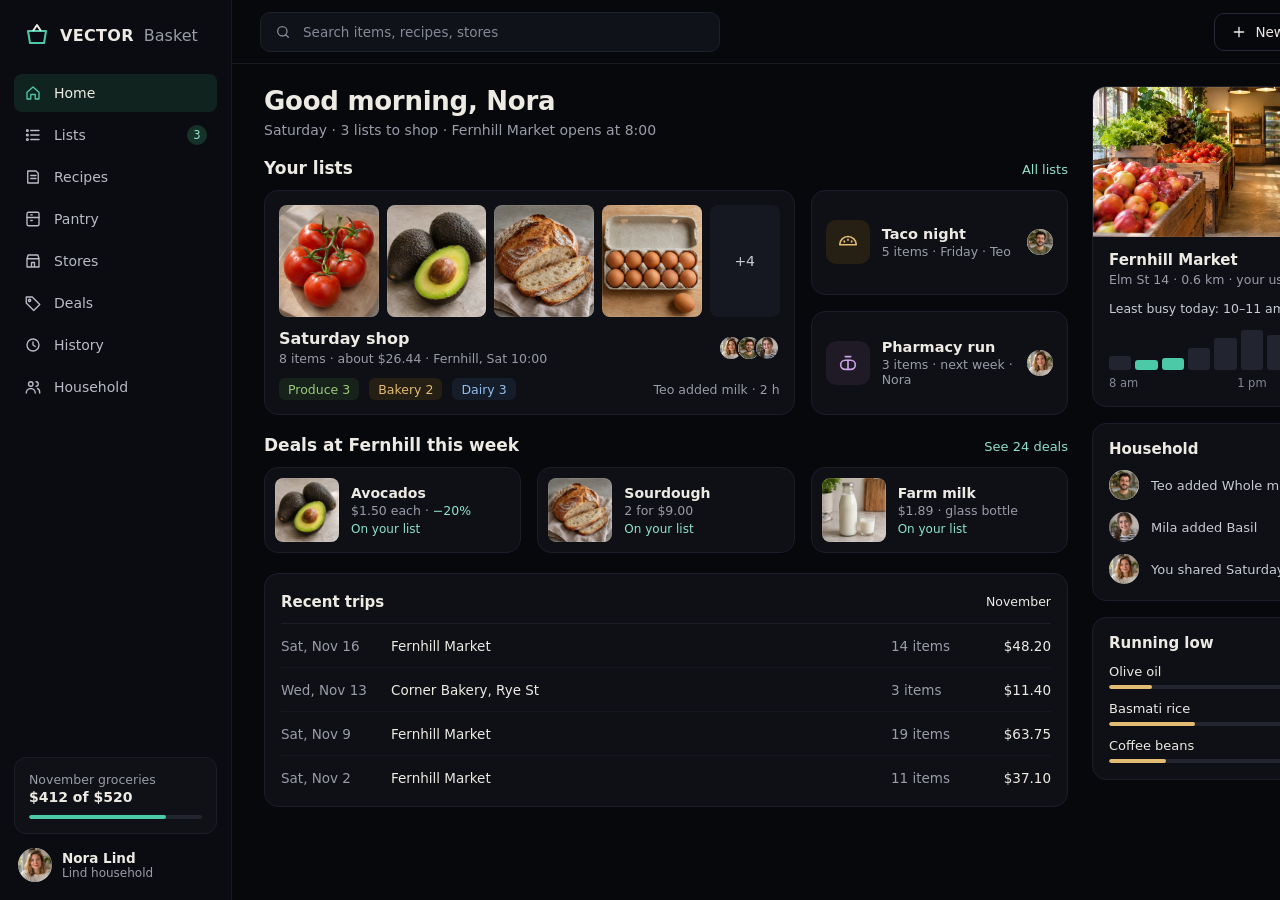
<file: index.html>
<!doctype html>
<html lang="en">
<head>
  <meta charset="utf-8">
  <meta name="viewport" content="width=device-width,initial-scale=1">
  <title>Aisle List — veraetogrex_portfolio</title>
  <link rel="stylesheet" href="style.css">
  <style>body{margin:0;min-height:100vh;display:grid;place-items:center;background:#07080c;overflow:auto}</style>
</head>
<body>
  <!-- Aisle List · the whole VECTOR Basket screen · zero dependencies · github.com/veraetogrex-portfolio -->
  <section class="ab" aria-label="VECTOR Basket" data-assets="assets/"></section>
  <script src="script.js"></script>
</body>
</html>
</file>
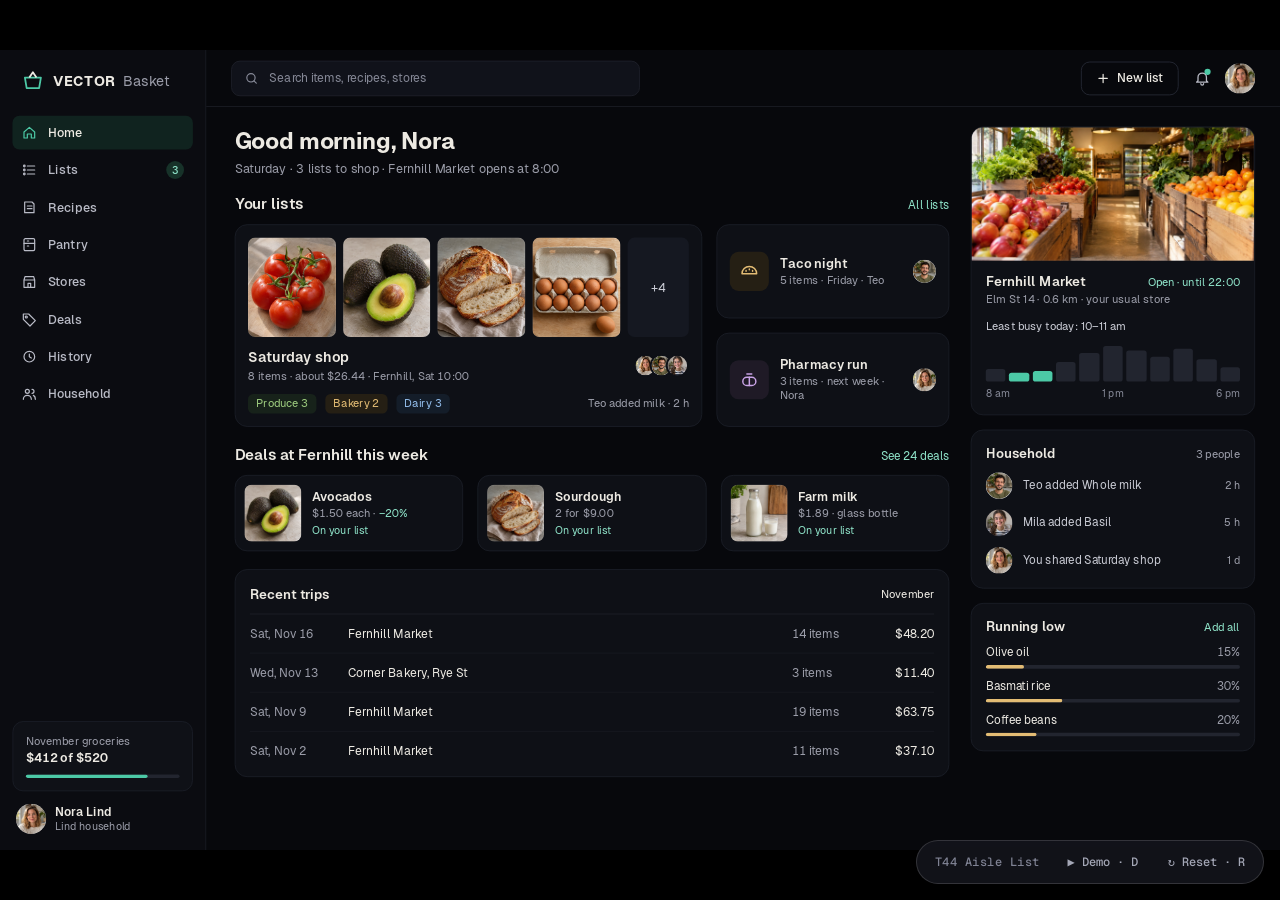
<file: mockup/aisle-list.html>
<!doctype html>
<html lang="en">
<head>
<meta charset="utf-8">
<meta name="viewport" content="width=device-width,initial-scale=1">
<title>T44 Aisle List — the shopping list sorts itself by aisle</title>
<link rel="stylesheet" href="_shared/nocturne.css">
<link rel="stylesheet" href="../style.css">
<style>
  /* the whole app screen from ../, in Nocturne type; no grid on the app screen */
  #stage{background:#07080C}
  #stage .ab{position:absolute;left:0;top:0;--font:var(--f-text)}
  body.autoplay #stage :focus-visible{outline:none}
  body.autoplay #li-cursor{transition:none}   /* visible from frame one */
  #li-cursor svg{transform:scale(1.5);transform-origin:4px 3px}   /* the hand stays readable in a phone-sized reel */
  #li-cursor.down svg{transform:scale(1.3)}
</style>
</head>
<body>
<div id="stage" data-title="T44 Aisle List" data-url="veraetogrex-portfolio.github.io/aisle-list">
  <section class="ab" aria-label="VECTOR Basket" data-assets="../assets/"></section>
</div>
<script src="_shared/stage.js"></script>
<script src="../script.js"></script>
<script>
const app = document.querySelector('.ab').aisleApp;
const at = sel => { const r = Stage.rect(document.querySelector(sel)); return [r.cx, r.cy]; };
const REST = [930, 760];
// one act: home → "Saturday shop" in the order it was added → "By aisle": the rows leave one by one for their aisle
Stage.init({
  reset: () => app.reset(),
  cursorStart: REST,
  async demo(s) {
    const t0 = performance.now();
    await s.until(t0, 750);                           // the whole home screen at rest first
    const [cx, cy] = at('[data-open]');
    await s.move([cx - 40, cy + 40], 450);            // onto the card title, the hand stays off the photos
    await s.until(t0, 1300);
    await s.click(null, { hold: 110 });               // → the list, 8 items in the order they were added
    await s.until(t0, 2200);
    const [ax, ay] = at('[data-mode="aisle"]');
    await s.move([ax + 18, ay + 6], 500);             // onto "By aisle", right half: the label stays readable
    await s.until(t0, 2850);
    await s.click(null, { hold: 120 });               // By aisle: three aisle headers, then the rows fly one by one (about 2.8 s)
    await s.move([1080, 870], 650);                   // off the list, below every close-up: the hand never covers the counter or the plan
    await s.until(t0, 9700);                          // 8 of 8 at 5.7 s: close-up of the counter, then of the store plan, then the whole screen
  },
});
</script>
</body>
</html>
</file>
<file: style.css>
/* VECTOR Basket · aisle list — zero dependencies. The whole 1440×900 app screen. */
.ab{
  --ab-bg:#07080C; --ab-side:#0B0C11; --ab-panel:#0E1016; --ab-well:#10121A; --ab-tile:#0F1117;
  --ab-line:#191B23; --ab-line-2:#1E2029; --ab-line-3:#262935; --ab-card-line:#1B1E27;
  --ab-text:#EDEAE3; --ab-text-2:#C9CBD4; --ab-muted:#9A9CA8; --ab-dim:#858896; --ab-faint:#858896;
  --ab-mint:#4CC9A6; --ab-mint-soft:#8FE3C9; --ab-mint-nav:#10231F; --ab-on-mint:#06140F;
  --ab-produce:#9CCB7E; --ab-produce-bg:#17221A; --ab-bakery:#E3BC74; --ab-bakery-bg:#251F14; --ab-dairy:#93BDEB; --ab-dairy-bg:#141D29;
  --ab-ease:cubic-bezier(.65,0,.35,1); --ab-out:cubic-bezier(.16,1,.3,1);
  position:relative; width:1440px; height:900px; overflow:hidden; display:flex;
  background:var(--ab-bg); color:var(--ab-text); font-family:var(--font, Geist, system-ui, sans-serif);
  font-size:14px; line-height:normal; -webkit-font-smoothing:antialiased;
}
.ab :where(*, *::before, *::after){box-sizing:border-box}
.ab :where(h1, h2, p){margin:0; padding:0}
.ab :where(button){font:inherit; color:inherit; cursor:pointer; background:none; border:0; padding:0}
.ab :where(a){color:inherit; text-decoration:none}
.ab :where(img){display:block; max-width:none}
.ab :where(button, a, input):focus-visible{outline:2px solid var(--ab-mint); outline-offset:2px}
.ab .ab-sr{position:absolute; width:1px; height:1px; overflow:hidden; clip:rect(0 0 0 0); white-space:nowrap}
.ab .ab-num{font-variant-numeric:tabular-nums}
.ab .ab-ph{object-fit:cover; background:#1A1C24; outline:1px solid rgba(255,255,255,.08); outline-offset:-1px}
.ab .ab-av{border-radius:50%; object-fit:cover; background:#22252F; flex:none; width:34px; height:34px}
.ab .ab-card{background:var(--ab-panel); border:1px solid var(--ab-card-line); border-radius:14px}
.ab .ab-muted{color:var(--ab-muted)}
.ab .ab-mint{color:var(--ab-mint-soft)}

/* sidebar */
.ab .ab-side{width:232px; flex:none; background:var(--ab-side); border-right:1px solid var(--ab-line); display:flex; flex-direction:column; gap:4px; padding:22px 14px 18px}
.ab .ab-logo{display:flex; align-items:center; gap:10px; padding:0 10px 22px; font-size:16px}
.ab .ab-logo b{font-weight:700; letter-spacing:.02em}
.ab .ab-logo span{color:var(--ab-muted)}
.ab .ab-nav{display:flex; align-items:center; gap:12px; height:38px; padding:0 10px; border-radius:8px; color:#B9BBC6; font-weight:500; transition:background-color .2s, color .2s}
.ab .ab-nav:hover{color:var(--ab-text)}
.ab .ab-nav.is-on{background:var(--ab-mint-nav); color:var(--ab-text)}
.ab .ab-nav.is-on svg{color:var(--ab-mint)}
.ab .ab-count{margin-left:auto; min-width:20px; height:20px; border-radius:10px; background:#173229; color:var(--ab-mint-soft); font-size:11.5px; display:grid; place-items:center}
.ab .ab-side-foot{margin-top:auto; display:flex; flex-direction:column; gap:14px}
.ab .ab-budget{padding:14px; border-radius:12px; background:var(--ab-tile); border:1px solid var(--ab-card-line)}
.ab .ab-bar{height:4px; border-radius:2px; background:#22252F; margin-top:10px; display:flex; overflow:hidden}
.ab .ab-bar span{background:var(--ab-mint); border-radius:2px}
.ab .ab-me{display:flex; align-items:center; gap:10px; padding:0 4px}

/* top bar */
.ab .ab-col{flex:1; min-width:0; display:flex; flex-direction:column}
.ab .ab-top{height:64px; flex:none; display:flex; align-items:center; gap:14px; padding:0 28px; border-bottom:1px solid var(--ab-line)}
.ab .ab-search{flex:1; max-width:460px; height:40px; border-radius:10px; background:var(--ab-well); border:1px solid var(--ab-line-2); display:flex; align-items:center; gap:10px; padding:0 14px; color:var(--ab-dim); font-size:13.5px}
.ab .ab-search input{flex:1; border:0; background:transparent; color:var(--ab-text); font:inherit; outline:none}
.ab .ab-search input::placeholder{color:var(--ab-dim)}
.ab .ab-top-r{margin-left:auto; display:flex; align-items:center; gap:8px}
.ab .ab-ghost{height:38px; padding:0 16px; border-radius:10px; border:1px solid var(--ab-line-3); font-size:13.5px; font-weight:500; display:flex; align-items:center; gap:8px}
.ab .ab-ib{width:36px; height:36px; border-radius:50%; color:#B9BBC6; display:inline-grid; place-items:center; position:relative}
.ab .ab-ib i{position:absolute; top:7px; right:8px; width:7px; height:7px; border-radius:50%; background:var(--ab-mint)}

/* views */
.ab .ab-views{flex:1; min-height:0; position:relative}
.ab .ab-view{position:absolute; inset:0; display:flex; gap:24px; opacity:0; visibility:hidden; transition:opacity .28s var(--ab-out), visibility 0s .28s}
.ab .ab-view.is-on{opacity:1; visibility:visible; transition:opacity .28s var(--ab-out)}
.ab.is-instant .ab-view{transition:none}
.ab .ab-aside{width:320px; flex:none; display:flex; flex-direction:column; gap:16px}
.ab .ab-box{padding:16px; display:flex; flex-direction:column; gap:12px}
.ab .ab-sec-h{display:flex; align-items:baseline; justify-content:space-between}
.ab .ab-sec-h h2{font-size:17px; font-weight:600}
.ab .ab-box h2, .ab .ab-store h2{font-size:15px; font-weight:600}
.ab .ab-link{font-size:13px; color:var(--ab-mint-soft)}
.ab .ab-person{display:flex; gap:12px; align-items:center}
.ab .ab-person .ab-av{width:30px; height:30px}
.ab .ab-person div{flex:1; font-size:13px; color:var(--ab-text-2)}
.ab .ab-person span{font-size:12px; color:var(--ab-muted)}
.ab .ab-person span.ab-mint{color:var(--ab-mint-soft)}
.ab .ab-store{overflow:hidden}
.ab .ab-store > img{width:100%; height:150px}
.ab .ab-store > div{padding:14px 16px 16px}
.ab .ab-small{font-size:12.5px; color:var(--ab-muted); margin-top:3px}

/* home */
.ab .ab-home{padding:22px 28px 18px 32px}
.ab .ab-home-main{flex:1; min-width:0; display:flex; flex-direction:column; gap:20px}
.ab .ab-h1{font-size:26px; font-weight:700; letter-spacing:-.01em}
.ab .ab-sub{font-size:14px; color:var(--ab-muted); margin-top:6px}
.ab .ab-sec-h.m{margin-bottom:12px}
.ab .ab-lists{display:flex; gap:16px}
.ab .ab-list-card{flex:1.45; padding:14px; display:flex; flex-direction:column; gap:12px; transition:border-color .2s}
.ab .ab-list-card:hover{border-color:#2A3A35}
.ab .ab-shots{display:flex; gap:8px}
.ab .ab-shots img{flex:1; height:112px; border-radius:8px; min-width:0}
.ab .ab-shots span{flex:.7; height:112px; border-radius:8px; background:#151821; display:grid; place-items:center; font-size:14px; color:var(--ab-text-2)}
.ab .ab-faces{display:flex}
.ab .ab-faces .ab-av{width:26px; height:26px; border:2px solid var(--ab-panel)}
.ab .ab-faces .ab-av + .ab-av{margin-left:-8px}
.ab .ab-chips{display:flex; align-items:center; gap:10px; font-size:12.5px; color:var(--ab-muted)}
.ab .ab-chip{height:22px; padding:0 9px; border-radius:6px; display:inline-flex; align-items:center}
.ab .ab-mini{padding:14px; display:flex; gap:12px; align-items:center; flex:1}
.ab .ab-mini > span:first-child{width:44px; height:44px; border-radius:10px; display:grid; place-items:center; flex:none}
.ab .ab-mini .ab-av{width:26px; height:26px}
.ab .ab-t{display:block; font-size:14.5px; font-weight:600}
.ab .ab-m{display:block; font-size:12.5px; color:var(--ab-muted); margin-top:2px}
.ab .ab-deals{display:flex; gap:16px}
.ab .ab-deal{flex:1; padding:10px; display:flex; gap:12px; align-items:center}
.ab .ab-deal img{width:64px; height:64px; border-radius:8px}
.ab .ab-deal .ab-t{font-size:14px}
.ab .ab-deal em{display:block; font-style:normal; font-size:12px; color:var(--ab-mint-soft); margin-top:4px}
.ab .ab-trips{padding:6px 16px}
.ab .ab-trip{display:flex; align-items:center; height:44px; border-bottom:1px solid #16181F; font-size:13.5px}
.ab .ab-trip:first-child{border-color:var(--ab-card-line)}
.ab .ab-trip:last-child{border:0}
.ab .ab-trip h2{font-size:15px; font-weight:600; flex:1}
.ab .ab-trip span:nth-child(1){width:110px; color:var(--ab-muted)}
.ab .ab-trip span:nth-child(2){flex:1}
.ab .ab-trip span:nth-child(3){width:90px; color:var(--ab-muted)}
.ab .ab-trip span:nth-child(4){width:70px; text-align:right}
.ab .ab-busy{display:flex; gap:4px; align-items:flex-end; height:46px; margin-top:8px}
.ab .ab-busy span{flex:1; border-radius:3px; background:#22252F}
.ab .ab-busy span.on{background:var(--ab-mint)}
.ab .ab-low-row{display:flex; justify-content:space-between; font-size:13px}
.ab .ab-low .ab-bar{margin-top:6px}
.ab .ab-low .ab-bar span{background:var(--ab-bakery)}

/* list */
.ab .ab-list{padding:18px 28px 18px 32px}
.ab .ab-list .ab-store > img{height:118px}
.ab .ab-list-main{flex:1; min-width:0; display:flex; flex-direction:column}
.ab .ab-crumbs{font-size:13px; color:var(--ab-muted)}
.ab .ab-crumbs b{font-weight:400; color:var(--ab-text-2)}
.ab .ab-crumbs i{font-style:normal; margin:0 6px}
.ab .ab-head{display:flex; align-items:flex-end; justify-content:space-between; margin-top:8px}
.ab .ab-shared{display:flex; align-items:center; gap:10px; margin-top:6px; font-size:13.5px; color:var(--ab-muted)}
.ab .ab-shared .ab-faces .ab-av{width:22px; height:22px; border-color:var(--ab-bg)}
.ab .ab-shared .ab-faces .ab-av + .ab-av{margin-left:-7px}
.ab .ab-pr{height:36px; padding:0 14px; border-radius:9px; border:1px solid #2A2D39; font-size:13.5px; font-weight:600; display:inline-flex; align-items:center; gap:8px}
.ab .ab-pr.go{background:var(--ab-mint); border-color:var(--ab-mint); color:var(--ab-on-mint)}
.ab .ab-sheet{margin-top:16px; padding:12px 12px 10px; flex:1; min-height:0; display:flex; flex-direction:column; overflow:hidden}
.ab .ab-sheet-h{display:flex; align-items:center; justify-content:space-between; padding:2px 4px 12px 8px; border-bottom:1px solid var(--ab-card-line)}
.ab .ab-status{display:flex; align-items:center; gap:10px; font-size:14px; height:34px}
.ab .ab-status b{font-weight:600}
.ab .ab-tick{width:0; height:22px; border-radius:50%; background:var(--ab-mint); display:grid; place-items:center; overflow:hidden; margin-right:-10px; transform:scale(.4); opacity:0; transition:width .3s var(--ab-out), margin .3s var(--ab-out), transform .35s var(--ab-out), opacity .2s}
.ab[data-done="true"] .ab-tick{width:22px; margin-right:0; transform:none; opacity:1}
.ab .ab-segs{display:flex; gap:2px; padding:3px; border-radius:10px; background:#0A0B10; border:1px solid var(--ab-line-2)}
.ab .ab-seg{height:34px; padding:0 14px; border-radius:8px; font-size:13.5px; font-weight:600; display:inline-flex; align-items:center; gap:8px; color:var(--ab-text-2); transition:background-color .22s, color .22s}
.ab .ab-seg[aria-pressed="true"]{background:#1C1F29; color:var(--ab-text)}
.ab .ab-seg[data-mode="aisle"][aria-pressed="true"]{background:var(--ab-mint); color:var(--ab-on-mint)}
.ab .ab-seg[data-mode="added"][aria-pressed="false"]{color:var(--ab-muted)}
.ab .ab-rows{position:relative; height:400px; margin-top:8px; flex:none; transition:height .36s var(--ab-ease)}
.ab[data-mode="aisle"] .ab-rows{height:524px}
.ab .ab-gh{position:absolute; left:0; right:0; top:0; height:36px; display:flex; align-items:center; gap:10px; padding:0 16px; font-size:13.5px; opacity:0}
.ab .ab-gh i{width:10px; height:10px; border-radius:3px}
.ab .ab-gh b{font-weight:600}
.ab .ab-gh hr{flex:1; height:1px; border:0; background:var(--ab-line-2); margin:0 4px}
.ab .ab-row{position:absolute; left:0; right:0; top:0; height:50px; display:flex; align-items:center; gap:14px; padding:0 16px; border-radius:10px; z-index:1; transition:background-color .16s, box-shadow .16s}
.ab .ab-row.is-lift{background:#171A22; box-shadow:0 0 0 1px rgba(255,255,255,.10), 0 12px 28px rgba(0,0,0,.6); z-index:3}
.ab .ab-chk{width:20px; height:20px; border-radius:50%; border:1.6px solid #62667A; flex:none}   /* 3.35:1 on the card, 3.07:1 on a lifted row */
.ab .ab-row > img, .ab .ab-glyph{width:38px; height:38px; border-radius:8px; flex:none}
.ab .ab-glyph{display:grid; place-items:center}
.ab .ab-row .ab-name{flex:1; min-width:0}
.ab .ab-row .ab-name b{display:block; font-size:14.5px; font-weight:600}
.ab .ab-row .ab-name small{display:block; font-size:12.5px; color:var(--ab-muted); margin-top:1px}
.ab .ab-tag{height:22px; padding:0 9px; border-radius:6px; font-size:12px; font-weight:500; display:inline-flex; align-items:center; gap:6px; flex:none}
.ab .ab-tag i{width:6px; height:6px; border-radius:2px; background:currentColor}
.ab .ab-price{width:56px; text-align:right; font-size:13.5px; color:var(--ab-text-2)}
.ab .ab-row .ab-av{width:24px; height:24px}
.ab .ab-addline{margin-top:8px; height:44px; display:flex; align-items:center; gap:12px; padding:0 16px; border-radius:10px; border:1px dashed var(--ab-line-3); color:var(--ab-dim); font-size:13.5px; flex:none}
.ab .ab-often{margin-top:30px; padding:0 8px; flex:none; font-size:13px; color:var(--ab-muted)}
.ab .ab-often div{display:flex; gap:8px; margin-top:10px}
.ab .ab-often .ab-pr{height:32px; font-weight:500; font-size:13px; color:var(--ab-text)}
.ab .ab-plan{display:flex; gap:6px; margin-top:14px; align-items:flex-end}
.ab .ab-aisle{flex:1; display:flex; flex-direction:column; align-items:center; gap:6px}
.ab .ab-aisle b{width:100%; height:54px; border-radius:5px; background:#151821; border:1px solid var(--ab-line-2); display:grid; place-items:center; font-size:12px; font-weight:700; color:var(--ab-on-mint); transition:background-color .25s, border-color .25s}
.ab .ab-aisle span{font-size:11.5px; color:var(--ab-faint); transition:color .25s}
.ab .ab-aisle.is-hit span{color:var(--ab-text)}
.ab .ab-route{display:flex; justify-content:space-between; margin-top:12px; font-size:12.5px; color:var(--ab-muted)}
.ab .ab-sum{padding:16px; display:flex; flex-direction:column; gap:10px}
.ab .ab-sum div{display:flex; justify-content:space-between; font-size:13.5px}
.ab .ab-recipe{padding:10px; display:flex; gap:12px; align-items:center}
.ab .ab-recipe img{width:64px; height:64px; border-radius:8px}
.ab .ab-recipe > span{flex:1}
.ab .ab-recipe .ab-t{font-size:14px}
.ab .ab-recipe em{display:block; font-style:normal; font-size:12px; color:var(--ab-mint-soft); margin-top:4px}
</file>
<file: mockup/_shared/nocturne.css>
/* Nocturne — shared base styles for the mockups */
@font-face{font-family:"Chakra Petch";font-weight:500;font-display:swap;src:url(fonts/chakra-petch-latin-500-normal.woff2) format("woff2")}
@font-face{font-family:"Chakra Petch";font-weight:600;font-display:swap;src:url(fonts/chakra-petch-latin-600-normal.woff2) format("woff2")}
@font-face{font-family:"Chakra Petch";font-weight:700;font-display:swap;src:url(fonts/chakra-petch-latin-700-normal.woff2) format("woff2")}
@font-face{font-family:"Geist";font-weight:400;font-display:swap;src:url(fonts/geist-sans-latin-400-normal.woff2) format("woff2")}
@font-face{font-family:"Geist";font-weight:500;font-display:swap;src:url(fonts/geist-sans-latin-500-normal.woff2) format("woff2")}
@font-face{font-family:"Geist";font-weight:600;font-display:swap;src:url(fonts/geist-sans-latin-600-normal.woff2) format("woff2")}
@font-face{font-family:"Geist";font-weight:700;font-display:swap;src:url(fonts/geist-sans-latin-700-normal.woff2) format("woff2")}
@font-face{font-family:"Geist Mono";font-weight:400;font-display:swap;src:url(fonts/geist-mono-latin-400-normal.woff2) format("woff2")}
@font-face{font-family:"Geist Mono";font-weight:500;font-display:swap;src:url(fonts/geist-mono-latin-500-normal.woff2) format("woff2")}

:root{
  --void:#07080C; --panel:#0E1016; --panel-2:#111218; --raise:#1A1B24; --raise-2:#22252F;
  --glass:rgba(255,255,255,.05); --glass-strong:rgba(255,255,255,.12);
  --line:rgba(255,255,255,.08); --line-2:rgba(255,255,255,.14);
  --text:#F2F3F7; --text-2:#A4A7B6; --text-3:#7F8293;
  --pulse:#7C6CFF; --pulse-btn:#6A5AF9; --pulse-soft:#A69BFF; --pulse-pale:#C9C2FF;
  --ion:#3FE0D0; --flare:#FF7A45; --pink:#FF6FB5; --amber:#FFB547;
  --daylight:#F4F5F8;
  --r-field:10px; --r-card:14px; --r-panel:20px;
  --f-display:"Chakra Petch","Geist",system-ui,sans-serif;
  --f-text:"Geist","Inter",system-ui,-apple-system,sans-serif;
  --f-mono:"Geist Mono",ui-monospace,"SF Mono",Menlo,monospace;
  --ease-out:cubic-bezier(.2,.8,.2,1);
  --ease-io:cubic-bezier(.65,0,.35,1);
  --ease-back:cubic-bezier(.34,1.56,.64,1);
}
*,*::before,*::after{box-sizing:border-box}
html,body{margin:0;height:100%;background:#000;color:var(--text);font-family:var(--f-text);-webkit-font-smoothing:antialiased;overflow:hidden}
button,input,textarea{font:inherit;color:inherit}
button{cursor:pointer;background:none;border:0;padding:0}

/* viewport and scaling */
.li-viewport{position:fixed;inset:0;overflow:hidden;background:#000}
.li-shell{position:absolute;left:50%;top:50%;transform-origin:50% 50%}
#stage{position:relative;width:1440px;height:900px;overflow:hidden;background:var(--void);isolation:isolate}
#stage.grid::before{content:"";position:absolute;inset:0;pointer-events:none;z-index:0;
  background-image:linear-gradient(var(--line) 1px,transparent 1px),linear-gradient(90deg,var(--line) 1px,transparent 1px);
  background-size:48px 48px;background-position:-1px -1px;opacity:.45;
  -webkit-mask-image:radial-gradient(ellipse 75% 70% at 50% 50%,#000 30%,transparent 100%);
          mask-image:radial-gradient(ellipse 75% 70% at 50% 50%,#000 30%,transparent 100%)}

/* browser frame (?frame) */
.li-browser{width:1440px;border-radius:18px;overflow:hidden;background:#15161D;box-shadow:0 0 0 1px rgba(255,255,255,.08),0 40px 120px rgba(0,0,0,.6)}
.li-browser-bar{height:46px;display:flex;align-items:center;gap:16px;padding:0 18px;background:#121319;border-bottom:1px solid var(--line)}
.li-dots{display:flex;gap:8px}.li-dots i{width:12px;height:12px;border-radius:50%;background:#2A2C36;display:block}
.li-dots i:nth-child(1){background:#FF5F57}.li-dots i:nth-child(2){background:#FEBC2E}.li-dots i:nth-child(3){background:#28C840}
.li-url{flex:0 1 520px;margin:0 auto;height:28px;border-radius:8px;background:#1C1D25;display:flex;align-items:center;justify-content:center;gap:8px;font:500 13px var(--f-mono);color:var(--text-2);letter-spacing:.02em}
.li-url::before{content:"";width:9px;height:11px;border:1.5px solid var(--text-3);border-radius:2px 2px 3px 3px;border-top-width:4px;opacity:.7}

/* demo cursor */
#li-cursor{position:absolute;left:0;top:0;width:28px;height:28px;z-index:9999;pointer-events:none;opacity:0;transition:opacity .2s;will-change:transform;filter:drop-shadow(0 4px 10px rgba(0,0,0,.55))}
#li-cursor.on{opacity:1}
#li-cursor svg{display:block;transform-origin:4px 3px;transition:transform .12s var(--ease-out)}
#li-cursor.down svg{transform:scale(.82)}
#li-cursor.grab .arrow{display:none}#li-cursor:not(.grab) .hand{display:none}
.li-ripple{position:absolute;width:44px;height:44px;margin:-22px 0 0 -22px;border-radius:50%;border:2px solid rgba(255,255,255,.85);pointer-events:none;z-index:9998;animation:li-ripple .5s var(--ease-out) forwards}
@keyframes li-ripple{from{transform:scale(.3);opacity:.9}to{transform:scale(1.35);opacity:0}}
#stage.demo-running, #stage.demo-running *{cursor:none!important}

/* control pill outside the stage (interactive mode only) */
.li-controls{position:fixed;right:16px;bottom:16px;z-index:10;display:flex;gap:6px;padding:6px;border-radius:999px;background:rgba(20,21,28,.86);border:1px solid var(--line-2);backdrop-filter:blur(10px);font:500 12px var(--f-mono);letter-spacing:.04em}
.li-controls button{padding:7px 12px;border-radius:999px;color:var(--text-2)}
.li-controls button:hover{background:var(--raise-2);color:var(--text)}
.li-controls .li-title{padding:7px 10px 7px 12px;color:var(--text-3)}
body.autoplay .li-controls,body.clean .li-controls{display:none}

/* shared primitives */
.mono{font-family:var(--f-mono);letter-spacing:.08em;text-transform:uppercase}
.display{font-family:var(--f-display);text-transform:uppercase;letter-spacing:.02em}
.btn{display:inline-flex;align-items:center;justify-content:center;gap:10px;height:52px;padding:0 26px;border-radius:var(--r-field);background:var(--pulse-btn);color:#fff;font:600 17px var(--f-text);box-shadow:0 0 0 1px rgba(255,255,255,.1) inset,0 10px 30px -10px rgba(124,108,255,.8)}
.btn.ghost{background:var(--glass);box-shadow:0 0 0 1px var(--line-2) inset;color:var(--text)}
.field{height:56px;border-radius:var(--r-field);background:rgba(255,255,255,.035);border:1px solid var(--line-2);padding:0 18px;display:flex;align-items:center;font-size:18px;color:var(--text);outline:none;transition:border-color .2s,box-shadow .2s}
.field:focus,.field.focus{border-color:var(--pulse);box-shadow:0 0 0 4px rgba(124,108,255,.18)}
.card{background:var(--panel);border:1px solid var(--line);border-radius:var(--r-panel)}
.hud-corners{position:absolute;inset:-10px;pointer-events:none;
  background:
   linear-gradient(var(--c,var(--line-2)) 0 0) left top/18px 1px no-repeat,linear-gradient(var(--c,var(--line-2)) 0 0) left top/1px 18px no-repeat,
   linear-gradient(var(--c,var(--line-2)) 0 0) right top/18px 1px no-repeat,linear-gradient(var(--c,var(--line-2)) 0 0) right top/1px 18px no-repeat,
   linear-gradient(var(--c,var(--line-2)) 0 0) left bottom/18px 1px no-repeat,linear-gradient(var(--c,var(--line-2)) 0 0) left bottom/1px 18px no-repeat,
   linear-gradient(var(--c,var(--line-2)) 0 0) right bottom/18px 1px no-repeat,linear-gradient(var(--c,var(--line-2)) 0 0) right bottom/1px 18px no-repeat}
.status-line{position:absolute;left:48px;right:48px;bottom:28px;display:flex;justify-content:space-between;font:500 12px var(--f-mono);letter-spacing:.14em;text-transform:uppercase;color:var(--text-3);z-index:2}

@media (prefers-reduced-motion: reduce){
  *,*::before,*::after{animation-duration:150ms!important;transition-duration:150ms!important}
}
</file>
